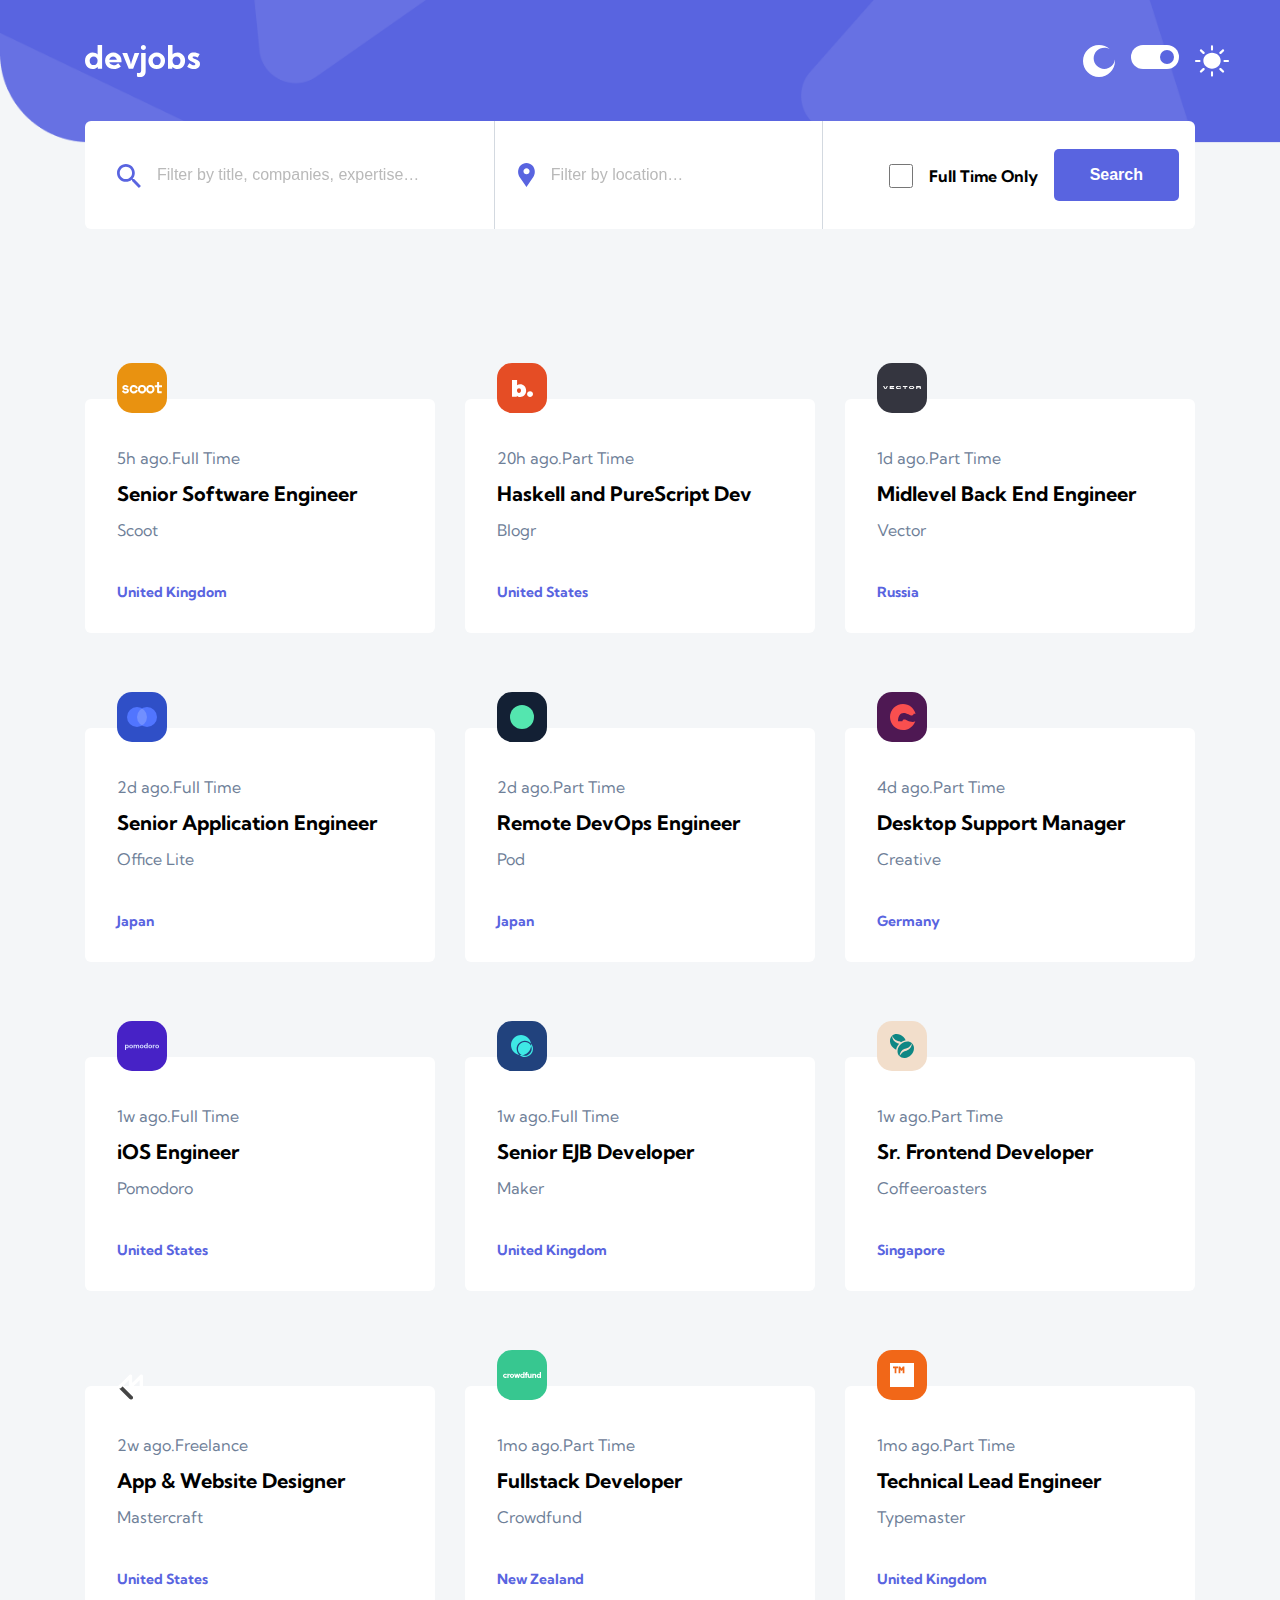
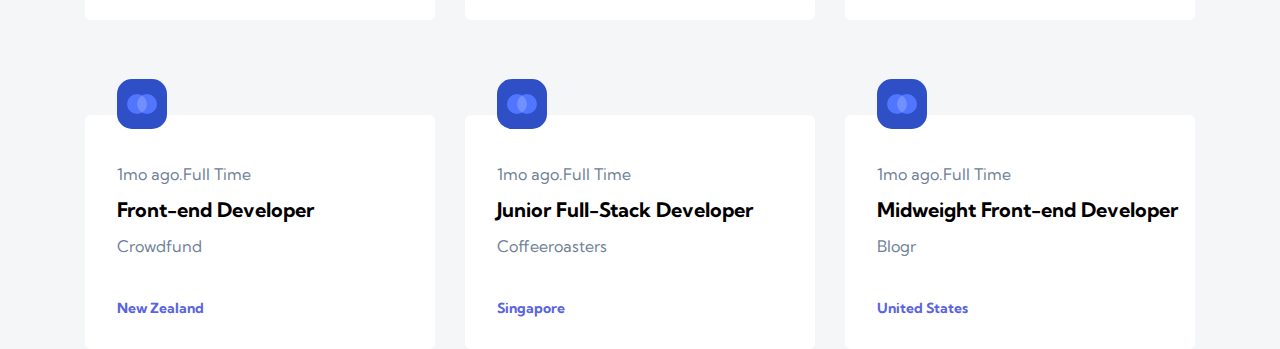
<file: index.html>
<!DOCTYPE html>
<html lang="en">

<head>
    <meta charset="UTF-8">
    <meta name="viewport" content="width=device-width, initial-scale=1.0">
    <title>Dev Jobs Web App</title>
    <link rel="preconnect" href="https://fonts.googleapis.com">
    <link rel="preconnect" href="https://fonts.gstatic.com" crossorigin>
    <link
        href="https://fonts.googleapis.com/css2?family=Antonio:wght@100..700&family=Kumbh+Sans:wght@100..900&family=League+Spartan:wght@100..900&display=swap"
        rel="stylesheet">
    <link rel="stylesheet" href="assets/css/style.css">
</head>

<body>

    <div class="container">

        <div class="header">
            <img class="myPage" src="assets/img/devjobs.svg" alt="">

            <div class="modes">

                <img src="assets/img/moon.svg" alt="">
                <input type="range" class="slider" id="myRange" name="vol" min="1" max="2" value="2">
                <img src="assets/img/sun.svg" alt="">

            </div>

        </div>

        <div class=" form-container-HomePage form-container-hero  ">
            <form id="searchForm" class="searchForm">

                <div class="searchFormleft">
                    <img src="assets/img/search.svg" alt="">
                    <input type="text" id="search" onfocus="this.value=''"
                        placeholder="Filter by title, companies, expertise…">
                </div>
                <div class="searchFormMiddle">
                    <img src="assets/img/location.svg" alt="">
                    <input type="text" id="locationSearch" onfocus="this.value=''" placeholder="Filter by location…">
                </div>
                <div class="searchFormRight">
                    <label>
                        <input type="checkbox" id="checkbox" value="2">
                    </label>

                    <h5>Full Time Only</h5>
                    <button type="submit" class="btn" href="#">Search</button>
                </div>

            </form>



            <div class="hero-container">
                <!-- hero start -->
                <!-- <div class="hero">
            
                            <div class="hero-box">
                                <p> 5h ago  <span>. Full Time</span></p>
                                <h3>Senior Software Engineer    </h3>
                                <h4>Scoot</h4>
                                <h6>United Kingdom</h6>
                            </div>
                            <img src="assets/img/first.svg" alt="">

                    </div> -->
                <!-- hero end -->

            </div>

        </div>



        <!-- <div class="container btn-loadmore">
    
                        <button class="btn btn-loadMore btn-HomePage"> Go To Homepage</button>
                    </div>
            
                </div>
      -->



        <script src="assets/js/script.js"></script>
        <script src="assets/js/main.js"></script>

</body>

</html>
</file>
<file: assets/css/style.css>
* {
    margin: 0;
    padding: 0;
    box-sizing: border-box;
}

img,
picture,
video,
canvas,
svg {
    display: block;
    max-width: 100%;
}

a {
    text-decoration: none;
}

body {
    background-color: #F4F6F8;
    background-image: url("../img/background-image.png");
    background-repeat: no-repeat;
    background-size: 100% auto;
    /* background-position: center; */
    font-family: Kumbh Sans;


}


.container {
    max-width: 1110px;
    margin-inline: auto;
}

.header {
    margin-top: 45px;
    display: flex;
    justify-content: space-between;
}

.modes {
    display: flex;
    gap: 16px;
}

input[type="range"] {
    width: 48px;
    height: 24px;
    appearance: none;
    border-radius: 13px;
    background-color: #fff;
    padding-left: 5px;
    padding-right: 5px;
}

input[type="range"]::-webkit-slider-thumb {
    -webkit-appearance: none;
    appearance: none;
    width: 14px;
    height: 14px;
    border-radius: 50%;
    cursor: pointer;
    background: #5964E0;

}

input[type="text"] {
    border: none;
    width: 271px;
    font-size: 16px;
    font-weight: 400;
    line-height: 20px;
    letter-spacing: 0px;
    color: #19202D;
    opacity: 50%;

}

input[type="text"]:focus {
    outline: none;
}

.searchForm {

    margin-top: 44px;
    display: flex;
    justify-content: space-between;
    width: 100%;
    background-color: #fff;
    border-radius: 6px;


    div {
        display: flex;
        gap: 16px;
        padding-top: 28px;
        padding-bottom: 28px;
    }
}

.searchFormleft {
    margin-left: 32px;

    img {
        width: 24px;
        height: 24px;
        margin-top: 15px;
    }
}

.searchFormMiddle {
    padding-left: 23px;
    border-right: 1px solid rgba(110, 128, 152, 0.3);
    border-left: 1px solid rgba(110, 128, 152, 0.3);

    img {
        width: 17px;
        height: 24px;
        margin-top: 14px;
    }

}

.btn {
    padding: 16px 36px;
    color: #fff;
    background-color: #5964E0;
    font-size: 16px;
    font-weight: 700;
    line-height: 20px;
    text-align: center;
    border-radius: 5px;
    margin-right: 16px;
    cursor: pointer;
    border: none;


}

.searchFormRight {


    input {
        width: 24px;
        height: 24px;
        margin-top: 15px;
    }

    h5 {
        margin-top: 17px;
        font-size: 16px;
        font-weight: 700;
        line-height: 20px;
        letter-spacing: 0px;
        text-align: left;

    }
}


.hero-container {
    margin-top: 105px;
    display: grid;
    grid-template-columns: repeat(3, 1fr);
    gap: 30px;
}


.hero {
    margin-top: 65px;
    position: relative;

    img {
        position: absolute;
        bottom: 220px;
        left: 32px;
    }
}

.hero-box {
    max-width: 350px;
    padding: 49px 32px 32px 32px;
    background-color: #fff;
    border-radius: 6px;



    p {
        font-size: 16px;
        font-weight: 400;
        line-height: 20px;
        letter-spacing: 0px;
        text-align: left;
        color: #6E8098;

    }

    h3 {
        width: 350px;
        font-size: 20px;
        font-weight: 700;
        line-height: 25px;
        letter-spacing: 0px;
        text-align: left;
        margin-top: 13px;
    }

    h4 {
        font-size: 16px;
        font-weight: 400;
        line-height: 20px;
        letter-spacing: 0px;
        text-align: left;
        margin-top: 14px;
        color: #6E8098;

    }

    h6 {
        font-size: 14px;
        font-weight: 700;
        line-height: 17px;
        letter-spacing: 0px;
        text-align: left;
        margin-top: 44px;
        color: #5964E0;
    }
}

.btn-loadMore {
    margin-inline: auto;
    margin-top: 56px;
    display: flex;
    justify-content: center;
    border: none;
}



.showDetail {
    cursor: pointer;
}

/* detail sayfasi */



/* 
 .form-container-HomePage{
    margin-inline: auto;
    max-width: 730px;
    margin-top: 44px;

} */


.header-detail {
    display: flex;
    background-color: #fff;
    border-radius: 15px;
    margin-top: 44px;

    img {
        width: 140px;
        height: 140px;
        border-radius: 0;
    }

    h3 {
        font-size: 24px;
        font-weight: 700;
        line-height: 30px;
        margin-bottom: 13px;

    }

    h6 {
        font-size: 16px;
        font-weight: 400;
        line-height: 20px;
        color: #6E8098;

    }


    a {
        width: 147px;
        height: 48px;
        background-color: #f0f2f5;
        color: #5964E0;
        text-align: center;
        margin: 46px 0px 0px 582px;
        padding-top: 12px;
        border-radius: 5px;
        font-size: 16px;
        font-weight: 700;
        line-height: 20px;

    }
}

.name {
    margin: 42px 0px 0px 40px
}

.btn-apply {
    display: inline-block;
    margin-top: 20px;
}

.container-detail {
    margin-top: 32px;
    padding: 77px 100px 78px 92px;
    background-color: #fff;
    border-radius: 6px;


    p {
        font-size: 16px;
        font-weight: 400;
        line-height: 26px;
        letter-spacing: 0px;
        text-align: left;
        color: #6E8098;

    }

    h2 {
        margin-top: 40px;
        margin-bottom: 28px;
    }

    ul {
        margin-top: 24px;
        padding-left: 13px;
        margin-bottom: 48px;

    }

    li {
        margin-top: 8px;
        padding-left: 32px;
        font-size: 16px;
        font-weight: 400;
        line-height: 26px;
        color: #6E8098;
    }

    ol {
        padding-left: 13px;
        margin-top: 24px
    }
}

.container-detail-first {
    display: flex;
    justify-content: space-between;
    margin-bottom: 40px;


    p {
        font-size: 16px;
        font-weight: 400;
        line-height: 20px;
        letter-spacing: 0px;
        color: #6E8098;
        margin-bottom: 8px;

    }

    h3 {
        font-size: 28px;
        font-weight: 700;
        line-height: 35px;
        letter-spacing: 0px;
        margin-bottom: 8px;

    }

    h6 {
        font-size: 14px;
        font-weight: 700;
        line-height: 17px;
        letter-spacing: 0px;
        color: #5964E0;
    }
}

.detail-footer {
    width: 100%;
    background-color: #fff;
    display: flex;
    gap: 548px;
    justify-content: center;
    margin-top: 80px;
    padding: 23px 0px 23px 0px;

    h3 {
        font-size: 20px;
        font-weight: 700;
        line-height: 25px;
        margin-bottom: 12px;
    }

    p {
        font-size: 16px;
        font-weight: 400;
        line-height: 20px;
        color: #6E8098;


    }
}

.detail-footer-left {
    border-radius: 6px;

}

.myPage {
    cursor: pointer;
}

/* DARK MODE CSS KODLARI */

.darkmode {
    background-color: #121721;


    .searchForm {
        background-color: #19202D;

        h5 {
            color: #fff;
        }
    }

    h3 {
        color: #fff;
    }

    .hero-box {
        background-color: #19202D;
    }

    input[type="text"] {
        opacity: 90%;
        color: #fff;
        background-color: #19202D;
    }

    .header-detail,
    .container-detail,
    .detail-footer {
        background-color: #19202D;

        h2 {
            color: #fff;
        }
    }
}



.showDetail:active {
    opacity: 50%;
}

.btn:active {
    background-color: #969ef8;
}
</file>
